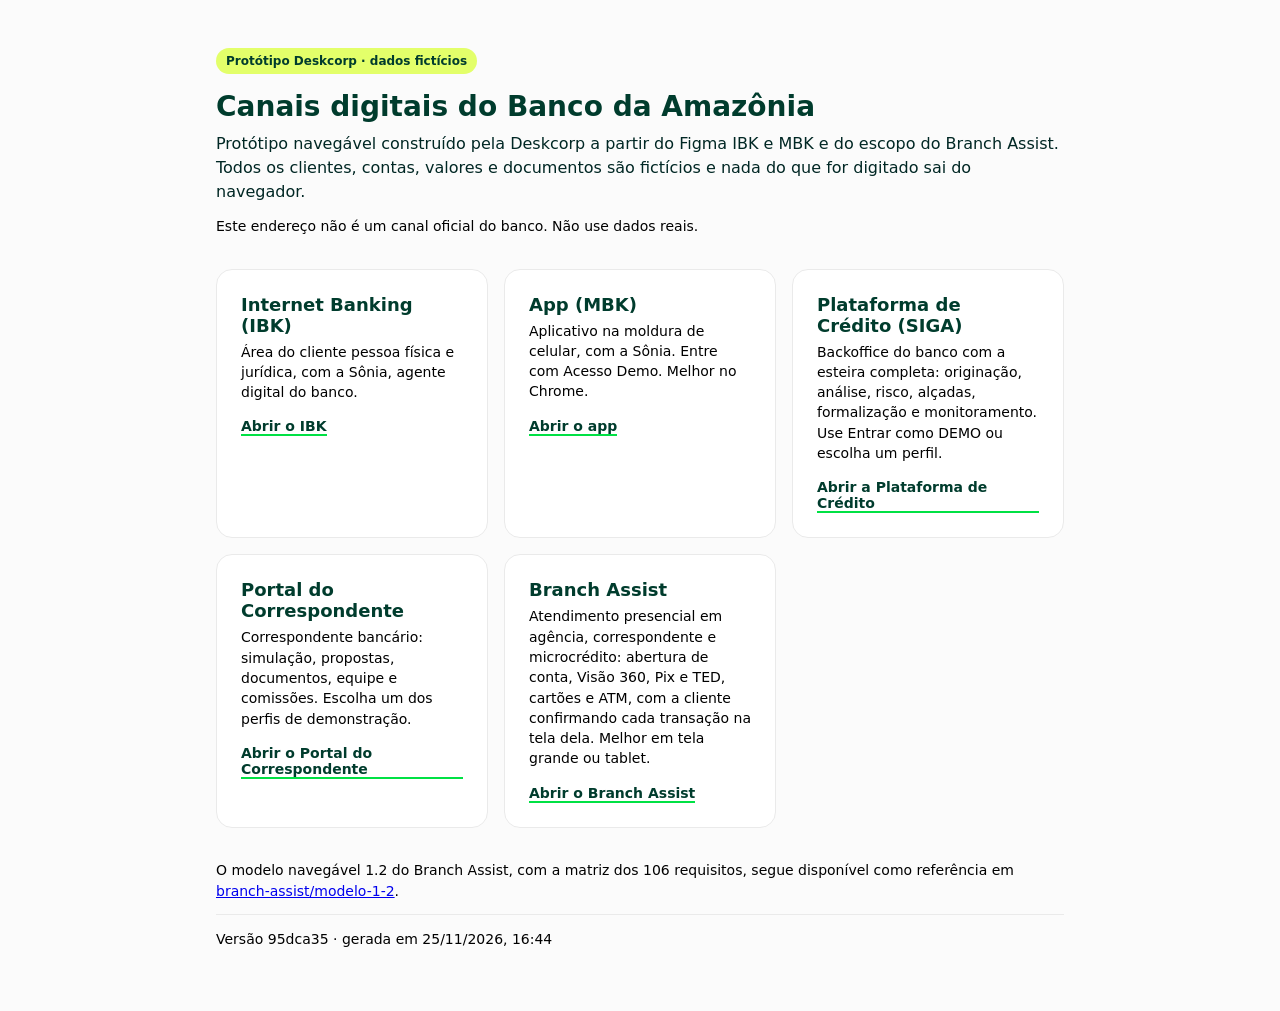
<file: index.html>
<!doctype html>
<html lang="pt-BR">
<head>
<meta charset="utf-8">
<meta name="viewport" content="width=device-width, initial-scale=1">
<meta name="robots" content="noindex, nofollow, noarchive">
<meta name="referrer" content="no-referrer">
<link rel="icon" type="image/svg+xml" href="favicon.svg">
<meta name="theme-color" content="#003c2d">
<title>Prévias Digital BASA · Deskcorp</title>
<style>
  * { box-sizing: border-box; }
  body { margin: 0; background: #fbfbfb; color: #002724; font-family: Inter, system-ui, sans-serif; }
  main { max-width: 880px; margin: 0 auto; padding: 48px 16px 64px; }
  .selo { display: inline-block; font-size: 12px; font-weight: 600; color: #003c2d; background: #e3ff6a; padding: 6px 10px; border-radius: 999px; }
  h1 { font-size: 28px; line-height: 1.2; margin: 16px 0 8px; color: #003c2d; }
  p { margin: 0 0 12px; line-height: 1.5; }
  .apoio { color: #000000; font-size: 14px; }
  .canais { display: grid; grid-template-columns: repeat(auto-fit, minmax(260px, 1fr)); gap: 16px; margin: 32px 0; }
  a.canal { display: block; text-decoration: none; color: inherit; background: #ffffff; border: 1px solid #eaeaea; border-radius: 16px; padding: 24px; }
  a.canal:hover, a.canal:focus-visible { border-color: #003c2d; outline: none; }
  .canal strong { display: block; font-size: 18px; color: #003c2d; margin-bottom: 6px; }
  .canal span { display: block; font-size: 14px; color: #000000; line-height: 1.45; }
  .canal em { display: inline-block; margin-top: 16px; font-style: normal; font-weight: 600; font-size: 14px; color: #003c2d; border-bottom: 2px solid #00e144; }
  footer { border-top: 1px solid #eaeaea; padding-top: 16px; }
</style>
</head>
<body>
<main>
  <span class="selo">Protótipo Deskcorp · dados fictícios</span>
  <h1>Canais digitais do Banco da Amazônia</h1>
  <p>Protótipo navegável construído pela Deskcorp a partir do Figma IBK e MBK e do escopo do Branch Assist. Todos os clientes, contas, valores e documentos são fictícios e nada do que for digitado sai do navegador.</p>
  <p class="apoio">Este endereço não é um canal oficial do banco. Não use dados reais.</p>
  <div class="canais">
    <a class="canal" href="ibk/#/previa">
      <strong>Internet Banking (IBK)</strong>
      <span>Área do cliente pessoa física e jurídica, com a Sônia, agente digital do banco.</span>
      <em>Abrir o IBK</em>
    </a>
    <a class="canal" href="app/">
      <strong>App (MBK)</strong>
      <span>Aplicativo na moldura de celular, com a Sônia. Entre com Acesso Demo. Melhor no Chrome.</span>
      <em>Abrir o app</em>
    </a>
    <a class="canal" href="ibk/#/login-profissional">
      <strong>Plataforma de Crédito (SIGA)</strong>
      <span>Backoffice do banco com a esteira completa: originação, análise, risco, alçadas, formalização e monitoramento. Use Entrar como DEMO ou escolha um perfil.</span>
      <em>Abrir a Plataforma de Crédito</em>
    </a>
    <a class="canal" href="ibk/#/cb/login">
      <strong>Portal do Correspondente</strong>
      <span>Correspondente bancário: simulação, propostas, documentos, equipe e comissões. Escolha um dos perfis de demonstração.</span>
      <em>Abrir o Portal do Correspondente</em>
    </a>
    <a class="canal" href="ibk/#/branch-assist/entrar">
      <strong>Branch Assist</strong>
      <span>Atendimento presencial em agência, correspondente e microcrédito: abertura de conta, Visão 360, Pix e TED, cartões e ATM, com a cliente confirmando cada transação na tela dela. Melhor em tela grande ou tablet.</span>
      <em>Abrir o Branch Assist</em>
    </a>
  </div>
  <p class="apoio">O modelo navegável 1.2 do Branch Assist, com a matriz dos 106 requisitos, segue disponível como referência em <a href="branch-assist/modelo-1-2/">branch-assist/modelo-1-2</a>.</p>
  <footer class="apoio">Versão 95dca35 · gerada em 25/11/2026, 16:44</footer>
</main>
</body>
</html>
</file>
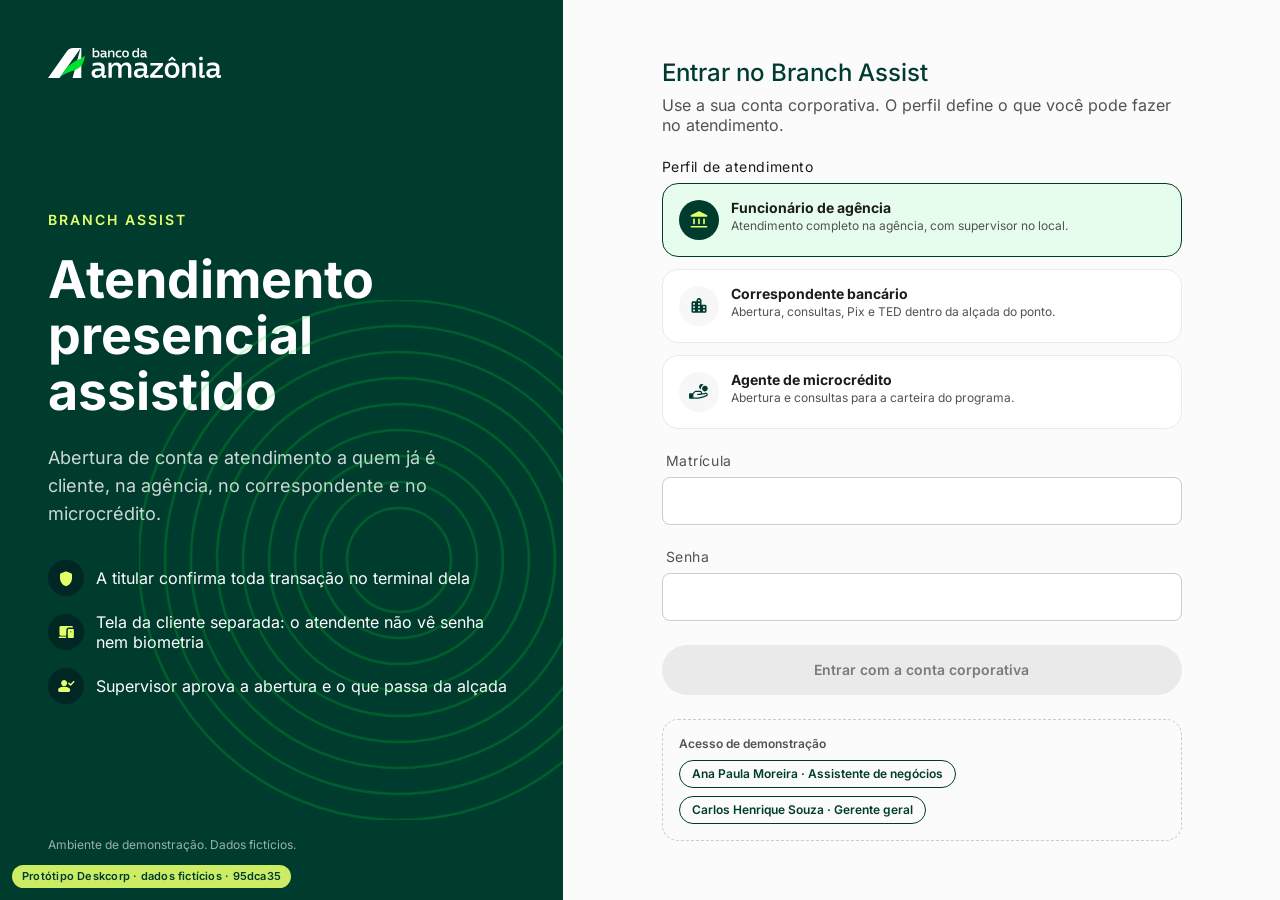
<file: branch-assist/index.html>
<!doctype html>
<html lang="pt-BR">
<head>
<meta charset="utf-8">
<meta name="viewport" content="width=device-width, initial-scale=1">
<meta name="robots" content="noindex, nofollow, noarchive">
<meta name="referrer" content="no-referrer">
<meta http-equiv="refresh" content="0; url=../ibk/#/branch-assist/entrar">
<link rel="icon" type="image/svg+xml" href="../favicon.svg">
<title>Branch Assist · Banco da Amazônia</title>
<style>body{margin:0;font-family:Inter,system-ui,sans-serif;background:#fbfbfb;color:#002724}main{max-width:560px;margin:0 auto;padding:64px 16px}a{color:#003c2d;font-weight:600}</style>
</head>
<body>
<main>
  <p>Abrindo o Branch Assist...</p>
  <p><a href="../ibk/#/branch-assist/entrar">Abrir o Branch Assist</a> · <a href="modelo-1-2/">Modelo navegável 1.2 (referência)</a></p>
</main>
<script>location.replace("../ibk/#/branch-assist/entrar");</script>
</body>
</html>
</file>
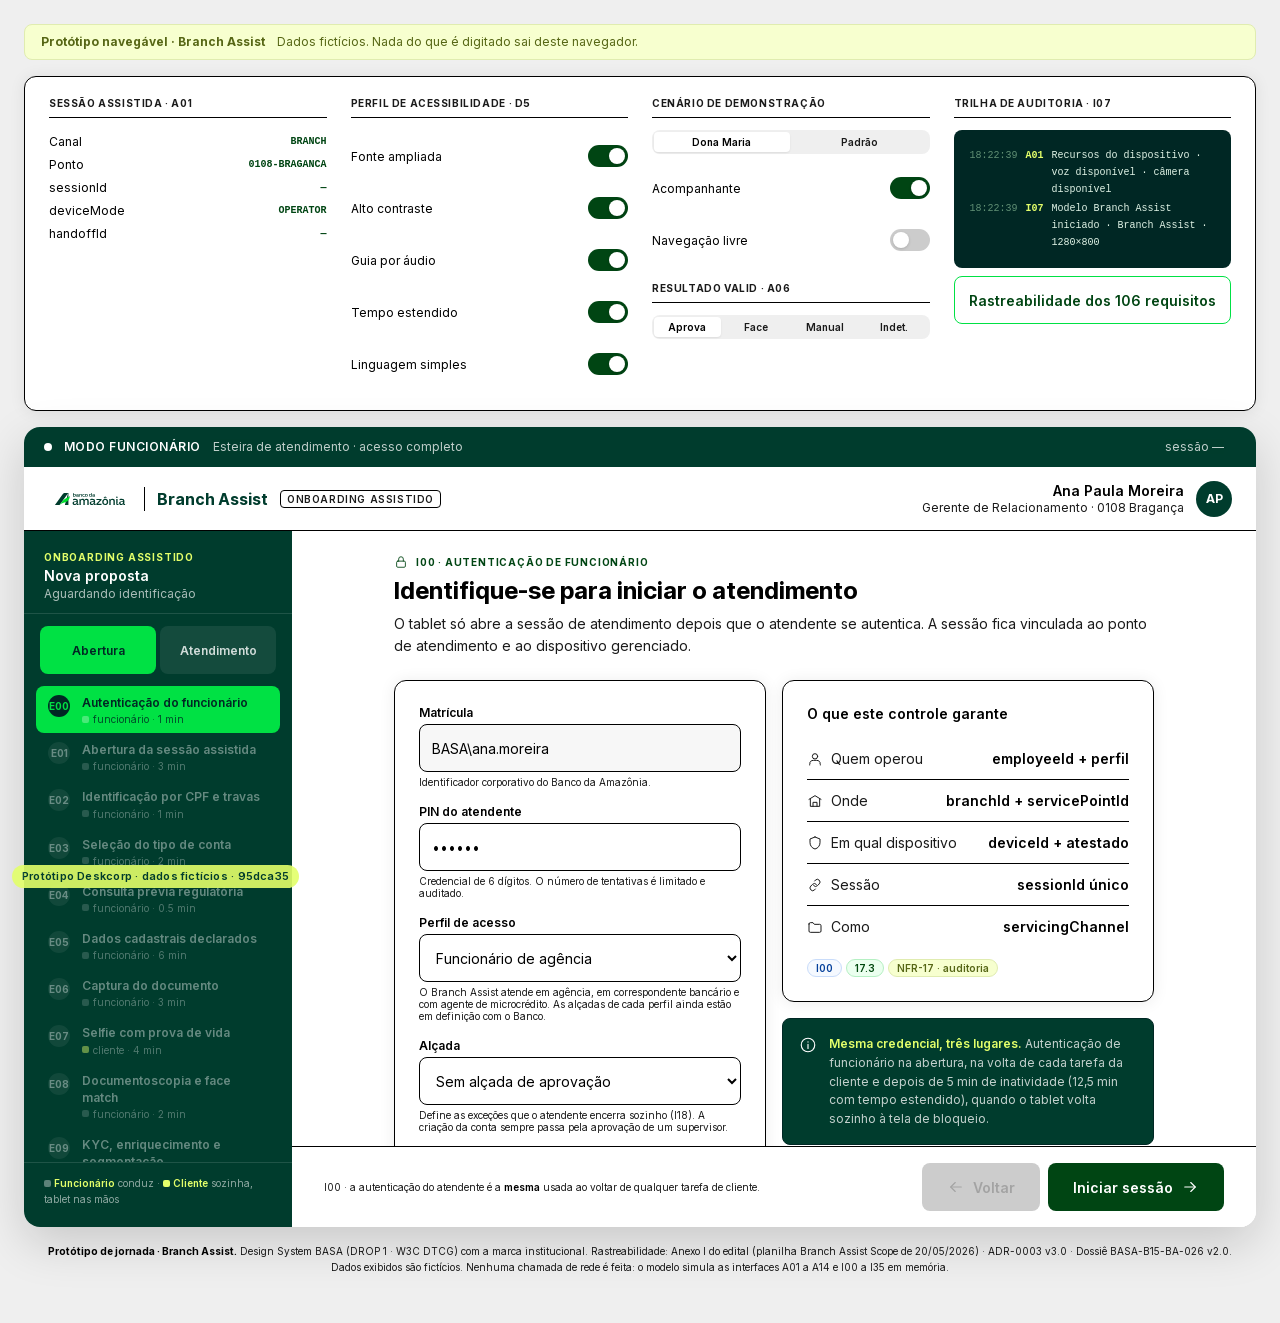
<file: branch-assist/modelo-1-2/index.html>
<!DOCTYPE html>
<html lang="pt-BR" data-mode="OPERATOR_MODE" data-contrast="normal">
<head>
<meta name="robots" content="noindex, nofollow, noarchive">
<meta name="referrer" content="no-referrer">
<meta charset="UTF-8">
<meta name="viewport" content="width=device-width, initial-scale=1">
<title>Branch Assist · Banco da Amazônia</title>
<meta name="description" content="Protótipo navegável do Branch Assist do Banco da Amazônia: abertura de conta assistida (E00 a E14) e atendimento assistido (S00 a S31), com dados fictícios.">
<link rel="icon" type="image/svg+xml" href="assets/favicon.svg">
<meta name="theme-color" content="#003C2D">
<link rel="stylesheet" href="css/fonts.css">
<link rel="stylesheet" href="css/tokens.css">
<link rel="stylesheet" href="css/app.css">
</head>
<body>

<div class="stage">
  <div class="proto" role="note">
    <b>Protótipo navegável · Branch Assist</b>
    <span>Dados fictícios. Nada do que é digitado sai deste navegador.</span>
  </div>

  <!-- ===================== CONSOLE DE CONTROLE =====================
       Fora do aplicativo. Existe para demonstrar, numa apresentação,
       os controles que o dossiê exige mas que não aparecem na tela.
  ================================================================== -->
  <div class="console">
    <div class="console__grid">

      <div class="console__col">
        <div class="console__t">Sessão assistida · A01</div>
        <div class="console__row">
          <span class="console__lbl">Canal</span>
          <span class="console__val" id="cv-channel">BRANCH</span>
        </div>
        <div class="console__row">
          <span class="console__lbl">Ponto</span>
          <span class="console__val" id="cv-point">0108-BRAGANÇA</span>
        </div>
        <div class="console__row">
          <span class="console__lbl">sessionId</span>
          <span class="console__val" id="cv-session">—</span>
        </div>
        <div class="console__row">
          <span class="console__lbl">deviceMode</span>
          <span class="console__val" id="cv-mode">OPERATOR</span>
        </div>
        <div class="console__row">
          <span class="console__lbl">handoffId</span>
          <span class="console__val" id="cv-handoff">—</span>
        </div>
      </div>

      <div class="console__col">
        <div class="console__t">Perfil de acessibilidade · D5</div>
        <div class="console__row">
          <span class="console__lbl">Fonte ampliada</span>
          <button class="switch switch--sm" role="switch" aria-checked="false" data-a11y="fontScale"></button>
        </div>
        <div class="console__row">
          <span class="console__lbl">Alto contraste</span>
          <button class="switch switch--sm" role="switch" aria-checked="false" data-a11y="highContrast"></button>
        </div>
        <div class="console__row">
          <span class="console__lbl">Guia por áudio</span>
          <button class="switch switch--sm" role="switch" aria-checked="false" data-a11y="audioGuidance"></button>
        </div>
        <div class="console__row">
          <span class="console__lbl">Tempo estendido</span>
          <button class="switch switch--sm" role="switch" aria-checked="false" data-a11y="extendedTimeouts"></button>
        </div>
        <div class="console__row">
          <span class="console__lbl">Linguagem simples</span>
          <button class="switch switch--sm" role="switch" aria-checked="false" data-a11y="simplifiedLanguage"></button>
        </div>
      </div>

      <div class="console__col">
        <div class="console__t">Cenário de demonstração</div>
        <div class="seg mb-8" id="seg-persona" role="tablist">
          <button role="tab" aria-selected="true"  data-persona="dona-maria">Dona Maria</button>
          <button role="tab" aria-selected="false" data-persona="padrao">Padrão</button>
        </div>
        <div class="console__row">
          <span class="console__lbl">Acompanhante</span>
          <button class="switch switch--sm" role="switch" aria-checked="true" data-flag="companion"></button>
        </div>
        <div class="console__row">
          <span class="console__lbl">Navegação livre</span>
          <button class="switch switch--sm" role="switch" aria-checked="false" data-flag="freeNav" title="Permite saltar etapas pelo trilho durante uma apresentação. O botão Avançar continua respeitando os portões."></button>
        </div>
        <div class="console__t mt-16">Resultado Valid · A06</div>
        <div class="seg" id="seg-valid" role="tablist">
          <button role="tab" aria-selected="true"  data-valid="APPROVED">Aprova</button>
          <button role="tab" aria-selected="false" data-valid="REJECTED_FACE">Face</button>
          <button role="tab" aria-selected="false" data-valid="MANUAL_REVIEW">Manual</button>
          <button role="tab" aria-selected="false" data-valid="INDETERMINATE">Indet.</button>
        </div>
      </div>

      <div class="console__col">
        <div class="console__t">Trilha de auditoria · I07</div>
        <div class="log" id="auditlog"></div>
        <button class="btn btn--outline mt-8" id="btn-matriz" style="width:100%">
          Rastreabilidade dos 106 requisitos
        </button>
      </div>

    </div>
  </div>

  <!-- ===================== DISPOSITIVO ===================== -->
  <div class="device-frame"><div class="device" id="device">

    <!-- Barra de modo — sempre visível, é o controle central da ADR-0003 D4 -->
    <div class="modebar">
      <div class="modebar__left">
        <span class="modebar__dot"></span>
        <span id="mb-mode">Modo funcionário</span>
        <span class="modebar__meta" id="mb-scope">Esteira de atendimento · acesso completo</span>
      </div>
      <div class="modebar__right">
        <span class="modebar__meta" id="mb-session">sessão —</span>
        <span class="modebar__meta" id="mb-timer"></span>
      </div>
    </div>

    <!-- Cabeçalho -->
    <div class="topbar">
      <div class="brand">
        <img class="brand__logo" src="assets/marca-basa/logo/BASA_logoRegular.svg" alt="Banco da Amazônia">
        <span class="brand__div"></span>
        <span class="brand__app">Branch Assist</span>
        <span class="brand__tag" id="tag-module">Onboarding assistido</span>
      </div>
      <div class="operator">
        <div class="operator__id">
          <div class="operator__name">Ana Paula Moreira</div>
          <div class="operator__role">Gerente de Relacionamento · 0108 Bragança</div>
        </div>
        <div class="avatar" aria-hidden="true">AP</div>
      </div>
    </div>

    <!-- Corpo -->
    <div class="body">

      <!-- Navegação de etapas -->
      <nav class="rail" aria-label="Etapas do atendimento">
        <div class="rail__head">
          <div class="rail__module" id="rail-module">Onboarding assistido</div>
          <div class="rail__case" id="rail-case">Nova proposta</div>
          <div class="rail__cpf" id="rail-cpf">Aguardando identificação</div>
        </div>
        <div class="rail__switch" role="tablist" aria-label="Módulo">
          <button role="tab" aria-selected="true"  data-module="onb">Abertura</button>
          <button role="tab" aria-selected="false" data-module="srv">Atendimento</button>
        </div>
        <ul class="rail__steps" id="rail-steps"></ul>
        <div class="rail__legend">
          <span class="step__mode step__mode--op"></span> <b>Funcionário</b> conduz ·
          <span class="step__mode step__mode--cust"></span> <b>Cliente</b> sozinha, tablet nas mãos
        </div>
      </nav>

      <!-- Painel -->
      <main class="canvas">
        <div class="canvas__scroll" id="canvas"></div>
        <div class="actionbar">
          <div class="actionbar__hint" id="hint"></div>
          <div class="actionbar__grp">
            <button class="btn btn--ghost" id="btn-back">Voltar</button>
            <button class="btn btn--cta" id="btn-next">Avançar</button>
          </div>
        </div>
      </main>

    </div>

    <!-- Overlays injetados por JS -->
    <div id="overlay-host"></div>

  </div>
  </div>

  <div class="legend">
    <b>Protótipo de jornada · Branch Assist.</b>
    Design System BASA (DROP 1 · W3C DTCG) com a marca institucional.
    Rastreabilidade: Anexo I do edital (planilha Branch Assist Scope de 20/05/2026) · ADR-0003 v3.0 · Dossiê BASA-B15-BA-026 v2.0.
    <br>Dados exibidos são fictícios. Nenhuma chamada de rede é feita: o modelo simula as interfaces A01 a A14 e I00 a I35 em memória.
  </div>

</div>

<div id="matriz-host"></div>

<script src="js/icons.js"></script>
<script src="js/state.js"></script>
<script src="js/reqs.js"></script>
<script src="js/media.js"></script>
<script src="js/screens-onb-a.js"></script>
<script src="js/screens-onb-b.js"></script>
<script src="js/screens-onb-c.js"></script>
<script src="js/screens-srv-a.js"></script>
<script src="js/screens-srv-b.js"></script>
<script src="js/screens-inv-a.js"></script>
<script src="js/screens-inv-b.js"></script>
<script src="js/screens-cred-a.js"></script>
<script src="js/screens-cred-b.js"></script>
<script src="js/screens-ops-a.js"></script>
<script src="js/screens-ops-b.js"></script>
<script src="js/screens-cc-a.js"></script>
<script src="js/screens-cc-b.js"></script>
<script src="js/screens-card-a.js"></script>
<script src="js/screens-card-b.js"></script>
<script src="js/matriz.js"></script>
<script src="js/app.js"></script>
<div id="aviso-prototipo" aria-hidden="true" style="position:fixed;left:12px;bottom:12px;z-index:2147483647;pointer-events:none;
font:600 11px/1 Inter, system-ui, sans-serif;letter-spacing:.02em;color:#003c2d;background:#e3ff6a;
padding:6px 10px;border-radius:999px;opacity:.9">Protótipo Deskcorp · dados fictícios · 95dca35</div>
</body>
</html>
</file>
<file: branch-assist/modelo-1-2/css/fonts.css>
/* Fontes empacotadas localmente (Inter e Inter Tight, arquivos variáveis).
   O protótipo é autocontido: nenhuma requisição é feita a terceiros. */

@font-face {
  font-family: 'Inter';
  font-style: normal;
  font-weight: 300 800;
  font-display: swap;
  src: url('../assets/fonts/inter-latin.woff2') format('woff2');
  unicode-range: U+0000-00FF, U+0131, U+0152-0153, U+02BB-02BC, U+02C6, U+02DA, U+02DC, U+0304, U+0308, U+0329, U+2000-206F, U+20AC, U+2122, U+2191, U+2193, U+2212, U+2215, U+FEFF, U+FFFD;
}

@font-face {
  font-family: 'Inter';
  font-style: normal;
  font-weight: 300 800;
  font-display: swap;
  src: url('../assets/fonts/inter-latin-ext.woff2') format('woff2');
  unicode-range: U+0100-02BA, U+02BD-02C5, U+02C7-02CC, U+02CE-02D7, U+02DD-02FF, U+0304, U+0308, U+0329, U+1D00-1DBF, U+1E00-1E9F, U+1EF2-1EFF, U+2020, U+20A0-20AB, U+20AD-20C0, U+2113, U+2C60-2C7F, U+A720-A7FF;
}

@font-face {
  font-family: 'Inter Tight';
  font-style: normal;
  font-weight: 600 800;
  font-display: swap;
  src: url('../assets/fonts/inter-tight-latin.woff2') format('woff2');
  unicode-range: U+0000-00FF, U+0131, U+0152-0153, U+02BB-02BC, U+02C6, U+02DA, U+02DC, U+0304, U+0308, U+0329, U+2000-206F, U+20AC, U+2122, U+2191, U+2193, U+2212, U+2215, U+FEFF, U+FFFD;
}

@font-face {
  font-family: 'Inter Tight';
  font-style: normal;
  font-weight: 600 800;
  font-display: swap;
  src: url('../assets/fonts/inter-tight-latin-ext.woff2') format('woff2');
  unicode-range: U+0100-02BA, U+02BD-02C5, U+02C7-02CC, U+02CE-02D7, U+02DD-02FF, U+0304, U+0308, U+0329, U+1D00-1DBF, U+1E00-1E9F, U+1EF2-1EFF, U+2020, U+20A0-20AB, U+20AD-20C0, U+2113, U+2C60-2C7F, U+A720-A7FF;
}
</file>
<file: branch-assist/modelo-1-2/css/tokens.css>
/* ============================================================================
   BASA · Branch Assist — Design Tokens
   Fonte canônica: "BASA - Design System DROP 1.docx" (W3C DTCG)
   + tokens-superapp.json (tokens de componente do Figma IBK/MBK)
   Confirmado contra a marca oficial (marca-basa.zip): #003C2D e #00E12D
   ----------------------------------------------------------------------------
   Arquitetura: Primitivos -> Semânticos -> Componentes
   Componentes NUNCA consomem primitivos diretamente.
   ========================================================================== */

:root {
  /* ---------- PRIMITIVOS · Brand / Primary ---------- */
  --c-verde-light:        #c5ffd8;
  --c-verde-padrao:       #00e144;
  --c-verde-padrao-2:     #00d84f;
  --c-verde-escuro-1:     #00661c;
  --c-verde-escuro-2:     #003c2d;
  --c-verde-escuro-3:     #002724;
  --c-neon-claro:         #f7ffcf;
  --c-neon-padrao:        #e3ff6a;

  /* ---------- PRIMITIVOS · Brand / Secondary ---------- */
  --c-areia:              #f5f5c8;
  --c-argila:             #b9c88c;
  --c-cipo:               #7d8c4b;
  --c-cipo-escuro:        #566615;
  --c-musgo:              #416214;

  /* ---------- PRIMITIVOS · Neutral ---------- */
  --c-neutral-0:          #ffffff;
  --c-neutral-25:         #fbfbfb;
  --c-neutral-50:         #f7f7f7;
  --c-neutral-60:         #efefef;
  --c-neutral-75:         #cccccc;
  --c-neutral-200:        #a3a3a3;
  --c-neutral-300:        #7a7a7a;
  --c-neutral-400:        #525252;
  --c-neutral-600:        #000000;

  /* ---------- PRIMITIVOS · Feedback ---------- */
  --c-info-25:            #f5f9ff;
  --c-info-50:            #e5eeff;
  --c-info-100:           #0561eb;
  --c-info-150:           #04409b;
  --c-info-200:           #021f4b;

  --c-success-25:         #ebffef;
  --c-success-50:         #ccffd6;
  --c-success-100:        #007a18;
  --c-success-150:        #00470e;
  --c-success-solid:      #00e12d;

  --c-warning-25:         #f9f2e6;
  --c-warning-50:         #feebcd;
  --c-warning-100:        #755b1e;
  --c-warning-150:        #4a3a13;
  --c-warning-200:        #2b2a08;
  --c-alert-solid:        #d38d1d;

  --c-destructive-25:     #fcf0ee;
  --c-destructive-50:     #fad7d1;
  --c-destructive-100:    #aa3622;
  --c-destructive-150:    #7a2517;
  --c-destructive-200:    #4c180f;

  /* ---------- SEMÂNTICOS · Background (tema Light) ---------- */
  --bg-default:               var(--c-neutral-25);
  --bg-secondary:             var(--c-neutral-50);
  --bg-surface:               var(--c-neutral-0);
  --bg-tertiary:              var(--c-verde-padrao);
  --bg-selected:              var(--c-verde-padrao);
  --bg-emphasized:            var(--c-verde-padrao);
  --bg-success:               var(--c-success-solid);
  --bg-success-secondary:     var(--c-success-50);
  --bg-alert:                 var(--c-alert-solid);
  --bg-alert-secondary:       var(--c-warning-50);
  --bg-destructive:           var(--c-destructive-100);
  --bg-destructive-secondary: var(--c-destructive-50);
  --bg-info-secondary:        var(--c-info-50);
  --bg-inverse:               var(--c-verde-escuro-2);
  --bg-inverse-deep:          var(--c-verde-escuro-3);

  /* ---------- SEMÂNTICOS · Text ---------- */
  --tx-default:               var(--c-neutral-600);
  --tx-primary:               var(--c-neutral-400);
  --tx-secondary:             var(--c-neutral-300);
  --tx-disabled:              var(--c-neutral-200);
  --tx-on-emphasis:           var(--c-verde-escuro-3);
  --tx-on-inverse:            var(--c-neutral-0);
  --tx-emphasized:            var(--c-verde-escuro-1);
  --tx-destructive:           var(--c-destructive-200);
  --tx-destructive-secondary: var(--c-destructive-100);
  --tx-success:               var(--c-success-100);
  --tx-warning:               var(--c-warning-100);
  --tx-info:                  var(--c-info-100);

  /* ---------- SEMÂNTICOS · Border ---------- */
  --bd-neutral:               var(--c-neutral-75);
  --bd-subtle:                var(--c-neutral-60);
  --bd-emphasized:            var(--c-verde-padrao);
  --bd-destructive:           var(--c-destructive-100);
  --bd-disabled:              var(--c-neutral-200);

  /* ---------- SEMÂNTICOS · Icon ---------- */
  --ic-default:               var(--c-neutral-400);
  --ic-secondary:             var(--c-neutral-300);
  --ic-emphasized:            var(--c-verde-escuro-1);
  --ic-success:               var(--c-success-100);
  --ic-destructive-secondary: var(--c-destructive-100);

  /* ---------- TIPOGRAFIA ---------- */
  --ff-primary:   'Inter', -apple-system, 'Segoe UI', Roboto, Helvetica, Arial, sans-serif;
  --ff-secondary: 'Inter Tight', 'Inter', -apple-system, 'Segoe UI', Roboto, sans-serif;

  --fw-light: 300;
  --fw-regular: 400;
  --fw-semibold: 600;
  --fw-bold: 700;
  --fw-extrabold: 800;

  /* escala desktop (tablet 1280x800 usa desktop) */
  --fs-2xs: 10px;  --lh-2xs: 12px;
  --fs-xs:  12px;  --lh-xs:  14px;
  --fs-sm:  14px;  --lh-sm:  16px;
  --fs-base:16px;  --lh-base:20px;
  --fs-lg:  18px;  --lh-lg:  24px;
  --fs-xl:  20px;  --lh-xl:  26px;
  --fs-2xl: 24px;  --lh-2xl: 28px;
  --fs-3xl: 32px;  --lh-3xl: 36px;
  --fs-4xl: 46px;  --lh-4xl: 48px;
  --fs-5xl: 54px;  --lh-5xl: 60px;

  /* ---------- ESPAÇAMENTO (múltiplos de 4) ---------- */
  --sp-4: 4px;   --sp-8: 8px;   --sp-12: 12px; --sp-16: 16px;
  --sp-20: 20px; --sp-24: 24px; --sp-32: 32px; --sp-40: 40px;
  --sp-48: 48px; --sp-64: 64px;

  /* ---------- RAIO ---------- */
  --r-sm: 4px; --r-md: 8px; --r-lg: 12px; --r-xl: 16px; --r-full: 9999px;

  /* ---------- ELEVAÇÃO (token "IBK Card" do Figma) ---------- */
  --sh-card: 0 1px 16px 0 #00000014;
  --sh-raised: 0 4px 24px 0 #0000001f;
  --sh-modal: 0 16px 48px 0 #00000029;

  /* ---------- CONTROLES DE ACESSIBILIDADE (ADR-0003 D5) ----------
     accessibilityProfile.fontScale e extendedTimeouts são
     aplicados por estas duas variáveis, em runtime.            */
  --a11y-font-scale: 1;
  --a11y-timeout-factor: 1;

  /* alvo de toque mínimo — NFR-18 (>= 48dp) */
  --touch-min: 48px;
  --touch-customer: 64px;
}

/* ===========================================================================
   MODO CLIENTE em ALTO CONTRASTE — highContrast: true
   NFR-18 exige contraste >= 7:1. Preto puro sobre branco = 21:1.
   ========================================================================= */
[data-contrast="high"] {
  --bg-default: #ffffff;
  --bg-surface: #ffffff;
  --bg-secondary: #ffffff;
  --tx-default: #000000;
  --tx-primary: #000000;
  --tx-secondary: #1a1a1a;
  --bd-neutral: #000000;
  --bd-subtle: #000000;
  --ic-default: #000000;
  --ic-secondary: #000000;
  /* verde padrão sobre branco não atinge 7:1 para texto;
     em alto contraste a ênfase usa o verde escuro 1 */
  --tx-emphasized: #004513;
  --bg-emphasized: #004513;
  --tx-on-emphasis: #ffffff;
}
</file>
<file: branch-assist/modelo-1-2/css/app.css>
/* ============================================================================
   BASA · Branch Assist — Componentes
   Todos os componentes consomem APENAS tokens semânticos (css/tokens.css).
   ========================================================================== */

*, *::before, *::after { box-sizing: border-box; }

html, body {
  margin: 0; padding: 0;
  font-family: var(--ff-primary);
  background: var(--c-neutral-60);
  color: var(--tx-default);
  -webkit-font-smoothing: antialiased;
}

button, input, select, textarea { font-family: inherit; }
[hidden] { display: none !important; }

/* ===================== MOLDURA DO TABLET ===================== */
.stage {
  min-height: 100vh;
  display: flex; flex-direction: column;
  align-items: center;
  padding: var(--sp-24);
  gap: var(--sp-16);
}

.device {
  width: 1280px; height: 800px;
  max-width: 100%;
  background: var(--bg-default);
  border-radius: var(--r-xl);
  box-shadow: var(--sh-modal);
  overflow: hidden;
  display: flex; flex-direction: column;
  position: relative;
  /* fontScale do accessibilityProfile */
  font-size: calc(var(--fs-base) * var(--a11y-font-scale));
}

/* ===================== BARRA DE MODO DO DISPOSITIVO ===================== */
/* ADR-0003 D4 — o modo é um estado explícito, visível e imposto no servidor */
.modebar {
  height: 40px; flex-shrink: 0;
  display: flex; align-items: center; justify-content: space-between;
  padding: 0 var(--sp-20);
  font-size: var(--fs-xs); line-height: var(--lh-xs);
  font-weight: var(--fw-semibold);
  letter-spacing: .04em; text-transform: uppercase;
  transition: background .25s ease;
}
.modebar__left, .modebar__right { display: flex; align-items: center; gap: var(--sp-12); }
.modebar__dot {
  width: 8px; height: 8px; border-radius: var(--r-full);
  background: currentColor;
}
.modebar__meta { font-weight: var(--fw-regular); text-transform: none; letter-spacing: 0; opacity: .75; }

[data-mode="OPERATOR_MODE"] .modebar {
  background: var(--bg-inverse); color: var(--c-neutral-0);
}
[data-mode="CUSTOMER_MODE"] .modebar {
  background: var(--c-neon-padrao); color: var(--c-verde-escuro-3);
}

/* ===================== CABEÇALHO ===================== */
.topbar {
  height: 64px; flex-shrink: 0;
  background: var(--bg-surface);
  border-bottom: 1px solid var(--bd-subtle);
  display: flex; align-items: center; justify-content: space-between;
  padding: 0 var(--sp-24);
}
.brand { display: flex; align-items: center; gap: var(--sp-12); }
.brand__logo { height: 26px; width: auto; display: block; }
.brand__div { width: 1px; height: 24px; background: var(--bd-subtle); }
.brand__app {
  font-family: var(--ff-secondary);
  font-size: var(--fs-base); font-weight: var(--fw-bold);
  color: var(--c-verde-escuro-2);
}
.brand__tag {
  font-size: var(--fs-2xs); font-weight: var(--fw-semibold);
  text-transform: uppercase; letter-spacing: .06em;
  color: var(--tx-secondary);
  border: 1px solid var(--bd-subtle);
  border-radius: var(--r-sm); padding: 2px 6px;
}

.operator { display: flex; align-items: center; gap: var(--sp-12); }
.operator__id { text-align: right; line-height: 1.3; }
.operator__name { font-size: var(--fs-sm); font-weight: var(--fw-semibold); }
.operator__role { font-size: var(--fs-xs); color: var(--tx-secondary); }
.avatar {
  width: 36px; height: 36px; border-radius: var(--r-full);
  background: var(--bg-inverse); color: var(--c-neutral-0);
  display: flex; align-items: center; justify-content: center;
  font-size: var(--fs-xs); font-weight: var(--fw-bold);
}

/* ===================== LAYOUT PRINCIPAL ===================== */
.body { flex: 1; display: flex; min-height: 0; }

/* ---------- Navegação de etapas (só em OPERATOR_MODE) ---------- */
.rail {
  width: 268px; flex-shrink: 0;
  background: var(--bg-inverse);
  color: var(--c-neutral-0);
  display: flex; flex-direction: column;
  overflow: hidden;
}
[data-mode="CUSTOMER_MODE"] .rail { display: none; }

.rail__head {
  padding: var(--sp-20) var(--sp-20) var(--sp-12);
  border-bottom: 1px solid #ffffff1f;
}
.rail__module {
  font-size: var(--fs-2xs); text-transform: uppercase;
  letter-spacing: .08em; color: var(--c-neon-padrao);
  font-weight: var(--fw-bold); margin-bottom: var(--sp-4);
}
.rail__case { font-size: var(--fs-sm); font-weight: var(--fw-semibold); }
.rail__cpf { font-size: var(--fs-xs); color: #ffffffa8; margin-top: 2px; }

.rail__switch { display: flex; gap: var(--sp-4); padding: var(--sp-12) var(--sp-16) 0; }
.rail__switch button {
  flex: 1; padding: var(--sp-8) var(--sp-4);
  background: #ffffff14; color: #ffffffcc;
  border: none; border-radius: var(--r-md);
  font-size: var(--fs-xs); font-weight: var(--fw-semibold);
  cursor: pointer; transition: .18s;
  min-height: var(--touch-min);
}
.rail__switch button:hover { background: #ffffff29; color: #fff; }
.rail__switch button[aria-selected="true"] {
  background: var(--c-verde-padrao); color: var(--c-verde-escuro-3);
}

.rail__steps {
  list-style: none; margin: 0;
  padding: var(--sp-12) var(--sp-12) var(--sp-24);
  overflow-y: auto; flex: 1;
}
.rail__steps::-webkit-scrollbar { width: 6px; }
.rail__steps::-webkit-scrollbar-thumb { background: #ffffff29; border-radius: var(--r-full); }

.step {
  display: flex; align-items: flex-start; gap: var(--sp-12);
  padding: var(--sp-8) var(--sp-12);
  border-radius: var(--r-md); cursor: pointer;
  color: #ffffffb8; transition: .16s;
  border: none; background: none; width: 100%;
  text-align: left; font-family: inherit;
}
.step:hover { background: #ffffff14; color: #fff; }
.step[aria-current="step"] { background: var(--c-verde-padrao); color: var(--c-verde-escuro-3); }
.step[data-done="true"] { color: #ffffff8f; }

.step__num {
  flex-shrink: 0; width: 22px; height: 22px; border-radius: var(--r-full);
  background: #ffffff1f; color: inherit;
  display: flex; align-items: center; justify-content: center;
  font-size: var(--fs-2xs); font-weight: var(--fw-bold);
  margin-top: 1px;
}
.step[aria-current="step"] .step__num { background: var(--c-verde-escuro-3); color: var(--c-verde-padrao); }
.step[data-done="true"] .step__num { background: var(--c-verde-escuro-1); color: #fff; }

.step__body { min-width: 0; flex: 1; }
.step__label { font-size: var(--fs-xs); font-weight: var(--fw-semibold); line-height: 1.35; }
.step__meta {
  font-size: var(--fs-2xs); opacity: .8; margin-top: 2px;
  display: flex; align-items: center; gap: var(--sp-4);
}
.step__mode {
  display: inline-block; width: 7px; height: 7px;
  border-radius: 2px; flex-shrink: 0;
}
.step__mode--cust { background: var(--c-neon-padrao); }
.step__mode--op { background: #ffffff5c; }

.rail__legend {
  padding: var(--sp-12) var(--sp-20) var(--sp-20);
  border-top: 1px solid #ffffff1f;
  font-size: var(--fs-2xs); color: #ffffff8f; line-height: 1.6;
}
.rail__legend b { color: var(--c-neon-padrao); font-weight: var(--fw-semibold); }

/* ---------- Painel de conteúdo ---------- */
.canvas {
  flex: 1; min-width: 0;
  display: flex; flex-direction: column;
  background: var(--bg-default);
}
.canvas__scroll { flex: 1; overflow-y: auto; overflow-x: hidden; padding: var(--sp-24) var(--sp-32); }
.canvas__scroll::-webkit-scrollbar { width: 8px; }
.canvas__scroll::-webkit-scrollbar-thumb { background: var(--c-neutral-75); border-radius: var(--r-full); }

.wrap { max-width: 760px; margin: 0 auto; }
.wrap--wide { max-width: 100%; min-width: 0; }

/* ===================== TÍTULOS ===================== */
.h-eyebrow {
  font-size: var(--fs-2xs); font-weight: var(--fw-bold);
  text-transform: uppercase; letter-spacing: .08em;
  color: var(--tx-emphasized); margin-bottom: var(--sp-8);
  display: flex; align-items: center; gap: var(--sp-8);
}
.h1 {
  font-family: var(--ff-secondary);
  font-size: var(--fs-2xl); line-height: var(--lh-2xl);
  font-weight: var(--fw-bold); margin: 0 0 var(--sp-8);
  color: var(--tx-default);
}
.h2 {
  font-family: var(--ff-secondary);
  font-size: var(--fs-xl); line-height: var(--lh-xl);
  font-weight: var(--fw-semibold); margin: 0 0 var(--sp-8);
}
.h3 {
  font-size: var(--fs-base); line-height: var(--lh-base);
  font-weight: var(--fw-semibold); margin: 0 0 var(--sp-8);
}
.lede {
  font-size: var(--fs-sm); line-height: 1.55;
  color: var(--tx-secondary); margin: 0 0 var(--sp-24);
}
.p { font-size: var(--fs-sm); line-height: 1.6; color: var(--tx-primary); margin: 0 0 var(--sp-12); }
.muted { color: var(--tx-secondary); }
.tiny { font-size: var(--fs-xs); line-height: 1.5; }

/* ===================== CARD ===================== */
.card {
  background: var(--bg-surface);
  border: 1px solid var(--bd-subtle);
  border-radius: var(--r-lg);
  padding: var(--sp-24);
  box-shadow: var(--sh-card);
  margin-bottom: var(--sp-16);
}
.card--flush { padding: 0; overflow: hidden; }
/* Cartão com cabeçalho próprio: o espaçamento vem do cabeçalho e do corpo, não do cartão. */
.card:has(> .card__head) { padding: 0; overflow: hidden; }
.card__head {
  padding: var(--sp-16) var(--sp-24);
  border-bottom: 1px solid var(--bd-subtle);
  display: flex; align-items: center; justify-content: space-between;
  gap: var(--sp-12);
}
.card__body { padding: var(--sp-24); }
.card__title { font-size: var(--fs-sm); font-weight: var(--fw-semibold); }

/* ===================== BADGES ===================== */
.badge {
  display: inline-flex; align-items: center; gap: var(--sp-4);
  font-size: var(--fs-2xs); font-weight: var(--fw-bold);
  padding: 3px var(--sp-8); border-radius: var(--r-sm);
  text-transform: uppercase; letter-spacing: .04em;
  white-space: nowrap;
}
.badge--success { background: var(--bg-success-secondary); color: var(--c-success-150); }
.badge--alert   { background: var(--bg-alert-secondary);   color: var(--c-warning-100); }
.badge--danger  { background: var(--bg-destructive-secondary); color: var(--c-destructive-200); }
.badge--info    { background: var(--bg-info-secondary);    color: var(--c-info-150); }
.badge--neutral { background: var(--c-neutral-60);         color: var(--tx-primary); }
.badge--brand   { background: var(--c-verde-light);        color: var(--c-verde-escuro-1); }

/* ===================== PÍLULAS DE RASTREABILIDADE ===================== */
.trace { display: flex; flex-wrap: wrap; gap: var(--sp-4); margin-top: var(--sp-12); }
.chip {
  font-size: var(--fs-2xs); font-weight: var(--fw-semibold);
  padding: 2px var(--sp-8); border-radius: var(--r-full);
  background: var(--c-neutral-60); color: var(--tx-primary);
  border: 1px solid var(--bd-subtle); white-space: nowrap;
}
.chip--iface { background: var(--c-info-25); color: var(--c-info-150); border-color: #c9dcfa; }
.chip--norm  { background: var(--c-neon-claro); color: var(--c-cipo-escuro); border-color: #e0ecb0; }
.chip--ca    { background: var(--c-success-25); color: var(--c-success-150); border-color: #b5f0c3; }
.chip--gap   { background: var(--c-warning-25); color: var(--c-warning-150); border-color: #ecd9b4; }

/* ===================== ALERTAS ===================== */
.note {
  display: flex; gap: var(--sp-12);
  padding: var(--sp-16); border-radius: var(--r-md);
  font-size: var(--fs-xs); line-height: 1.55;
  margin-bottom: var(--sp-16);
  border: 1px solid transparent;
}
.note__ic { flex-shrink: 0; width: 18px; height: 18px; margin-top: 1px; }
.note b { font-weight: var(--fw-semibold); }
.note--info    { background: var(--c-info-25);    color: var(--c-info-200);        border-color: #cfe0fb; }
.note--alert   { background: var(--c-warning-25); color: var(--c-warning-150);     border-color: #ecd9b4; }
.note--danger  { background: var(--c-destructive-25); color: var(--c-destructive-200); border-color: #f2cfc8; }
.note--success { background: var(--c-success-25); color: var(--c-success-150);     border-color: #b5f0c3; }
.note--control {
  background: var(--bg-inverse); color: #fff; border-color: var(--c-verde-escuro-3);
}
.note--control b { color: var(--c-neon-padrao); }

/* ===================== FORMULÁRIO ===================== */
.grid { display: grid; gap: var(--sp-16); }
.grid--2 { grid-template-columns: 1fr 1fr; }
.grid--3 { grid-template-columns: repeat(3, 1fr); }
.span-2 { grid-column: span 2; }

.field { display: flex; flex-direction: column; gap: var(--sp-4); }
.field__label {
  font-size: var(--fs-xs); font-weight: var(--fw-semibold);
  color: var(--tx-primary);
  display: flex; align-items: center; gap: var(--sp-4);
}
.field__req { color: var(--c-destructive-100); }
.field__input, .field__select {
  min-height: var(--touch-min);
  padding: var(--sp-12); border-radius: var(--r-md);
  border: 1px solid var(--bd-neutral);
  background: var(--bg-surface);
  font-size: var(--fs-sm); color: var(--tx-default);
  width: 100%; transition: .15s;
}
.field__input::placeholder { color: var(--c-neutral-200); }
.field__input:focus, .field__select:focus {
  outline: none; border-color: var(--c-neutral-400);
  box-shadow: 0 0 0 3px #00e14433;
}
.field__input[readonly] { background: var(--c-neutral-50); color: var(--tx-primary); }
.field__help { font-size: var(--fs-2xs); color: var(--tx-secondary); }
.field__error { font-size: var(--fs-2xs); color: var(--tx-destructive-secondary); font-weight: var(--fw-semibold); }
.field--error .field__input { border-color: var(--bd-destructive); }

/* ---------- Toggle ---------- */
.toggle {
  display: flex; align-items: center; justify-content: space-between;
  gap: var(--sp-16); padding: var(--sp-12) 0;
  border-bottom: 1px solid var(--bd-subtle);
}
.toggle:last-child { border-bottom: none; }
.toggle__txt { flex: 1; min-width: 0; }
.toggle__name { font-size: var(--fs-sm); font-weight: var(--fw-semibold); }
.toggle__desc { font-size: var(--fs-2xs); color: var(--tx-secondary); margin-top: 2px; line-height: 1.5; }
.switch {
  flex-shrink: 0; position: relative;
  width: 50px; height: 48px;
  background: none; border: none; padding: 0; cursor: pointer;
}
/* Trilho visual de 28px centralizado dentro da caixa de toque de 48px
   (WCAG 2.2 · 2.5.8 Target Size Minimum). */
.switch::before {
  content: ''; position: absolute;
  top: 10px; left: 0; right: 0; height: 28px;
  border-radius: var(--r-full);
  background: var(--c-neutral-75);
  transition: background .2s;
}
.switch::after {
  content: ''; position: absolute;
  top: 13px; left: 3px;
  width: 22px; height: 22px; border-radius: var(--r-full);
  background: #fff;
  transition: transform .2s;
  box-shadow: 0 1px 3px #00000029;
}
.switch[aria-checked="true"]::before { background: var(--bg-emphasized); }
.switch[aria-checked="true"]::after { transform: translateX(22px); }

/* ---------- Cartões de escolha ---------- */
.choices { display: grid; gap: var(--sp-12); }
.choices--2 { grid-template-columns: 1fr 1fr; }
.choice {
  display: flex; gap: var(--sp-12); align-items: flex-start;
  padding: var(--sp-16); border-radius: var(--r-md);
  border: 1.5px solid var(--bd-neutral);
  background: var(--bg-surface); cursor: pointer;
  text-align: left; transition: .16s; width: 100%;
  font-family: inherit; min-height: var(--touch-min);
}
.choice:hover { border-color: var(--c-neutral-400); }
.choice[aria-pressed="true"] {
  border-color: var(--bd-emphasized); background: var(--c-verde-light);
}
.choice__ic {
  flex-shrink: 0; width: 40px; height: 40px; border-radius: var(--r-md);
  background: var(--c-neutral-60); color: var(--ic-default);
  display: flex; align-items: center; justify-content: center;
}
.choice[aria-pressed="true"] .choice__ic { background: var(--c-verde-padrao); color: var(--c-verde-escuro-3); }
.choice__name { font-size: var(--fs-sm); font-weight: var(--fw-semibold); }
.choice__desc { font-size: var(--fs-2xs); color: var(--tx-secondary); margin-top: 2px; line-height: 1.5; }

/* ===================== LINHAS DE DADOS ===================== */
.rows { display: flex; flex-direction: column; }
.row {
  display: flex; align-items: center; justify-content: space-between;
  gap: var(--sp-16); padding: var(--sp-12) 0;
  border-bottom: 1px solid var(--bd-subtle);
  font-size: var(--fs-sm);
}
.row:last-child { border-bottom: none; }
.row__k { color: var(--tx-secondary); display: flex; align-items: center; gap: var(--sp-8); min-width: 0; }
.row__v { font-weight: var(--fw-semibold); text-align: right; white-space: nowrap; }
.row__v--lg { font-size: var(--fs-base); }

/* ===================== BOTÕES ===================== */
.btn {
  display: inline-flex; align-items: center; justify-content: center;
  gap: var(--sp-8); min-height: var(--touch-min);
  padding: var(--sp-12) var(--sp-24);
  border-radius: var(--r-md); border: 1.5px solid transparent;
  font-size: var(--fs-sm); font-weight: var(--fw-semibold);
  cursor: pointer; font-family: inherit;
  white-space: nowrap;
  /* Só propriedades visuais: transicionar min-height causaria reflow. */
  transition: background .16s, color .16s, border-color .16s, box-shadow .16s;
}
.btn:disabled { cursor: not-allowed; background: var(--c-neutral-75); color: var(--tx-disabled); border-color: transparent; }
.btn--cta {
  background: var(--bg-emphasized); color: var(--tx-on-emphasis);
}
.btn--cta:hover:not(:disabled) { background: var(--c-verde-padrao-2); }
.btn--outline {
  background: var(--bg-surface); color: var(--tx-emphasized);
  border-color: var(--bd-emphasized);
}
.btn--outline:hover:not(:disabled) { background: var(--c-verde-light); }
.btn--ghost {
  background: transparent; color: var(--tx-primary); border-color: var(--bd-neutral);
}
.btn--ghost:hover:not(:disabled) { background: var(--c-neutral-50); }
.btn--danger { background: var(--bg-destructive); color: #fff; }
.btn--danger:hover:not(:disabled) { background: var(--c-destructive-150); }
.btn--link {
  background: none; border: none; color: var(--tx-emphasized);
  padding: var(--sp-8) var(--sp-4); text-decoration: underline;
  min-height: auto;
}
.btn--lg { font-size: var(--fs-base); padding: var(--sp-16) var(--sp-32); min-height: 56px; }
.btn--block { width: 100%; }

/* ===================== BARRA DE AÇÃO ===================== */
.actionbar {
  flex-shrink: 0; background: var(--bg-surface);
  border-top: 1px solid var(--bd-subtle);
  padding: var(--sp-16) var(--sp-32);
  display: flex; align-items: center; justify-content: space-between;
  gap: var(--sp-16);
}
.actionbar__hint {
  font-size: var(--fs-2xs); color: var(--tx-secondary);
  line-height: 1.45; max-width: 460px;
}
.actionbar__hint b { color: var(--tx-primary); font-weight: var(--fw-semibold); }
.actionbar__grp { display: flex; gap: var(--sp-8); align-items: center; }

/* ===================== MODO CLIENTE ===================== */
/* ADR-0003 D4: uma tarefa por vez, sem navegação lateral,
   tipografia maior, alvos de toque de 64px                     */
[data-mode="CUSTOMER_MODE"] .canvas { background: var(--bg-surface); }
[data-mode="CUSTOMER_MODE"] .canvas__scroll { padding: var(--sp-32) var(--sp-48); }
[data-mode="CUSTOMER_MODE"] .topbar { background: var(--bg-surface); }
[data-mode="CUSTOMER_MODE"] .operator { display: none; }

.cust { max-width: 720px; margin: 0 auto; text-align: center; }
.cust__title {
  font-family: var(--ff-secondary);
  font-size: var(--fs-3xl); line-height: var(--lh-3xl);
  font-weight: var(--fw-bold); margin: 0 0 var(--sp-12);
}
.cust__sub {
  font-size: var(--fs-lg); line-height: 1.55;
  color: var(--tx-primary); margin: 0 0 var(--sp-32);
}
.cust__task {
  display: inline-flex; align-items: center; gap: var(--sp-8);
  background: var(--c-neon-padrao); color: var(--c-verde-escuro-3);
  font-size: var(--fs-xs); font-weight: var(--fw-bold);
  text-transform: uppercase; letter-spacing: .06em;
  padding: var(--sp-8) var(--sp-16); border-radius: var(--r-full);
  margin-bottom: var(--sp-20);
}
[data-mode="CUSTOMER_MODE"] .btn { min-height: var(--touch-customer); font-size: var(--fs-base); }
[data-mode="CUSTOMER_MODE"] .btn--lg { min-height: 72px; font-size: var(--fs-xl); }

/* Todo alvo interativo visível no modo cliente respeita --touch-customer (64px).
   Requisito: ACCESSIBILITY-01 / touchTargetMinimum=64 em CUSTOMER_MODE. */
[data-mode="CUSTOMER_MODE"] :is(.audiobtn, .choice, .pinmethod, .field__input, .field__select) {
  min-height: var(--touch-customer);
}
[data-mode="CUSTOMER_MODE"] .switch { height: var(--touch-customer); }
[data-mode="CUSTOMER_MODE"] .switch::before { top: 18px; height: 28px; }
[data-mode="CUSTOMER_MODE"] .switch::after { top: 21px; }
[data-mode="CUSTOMER_MODE"] .purpose__acts .btn { min-height: var(--touch-customer); }
[data-mode="CUSTOMER_MODE"] .keypad button { min-height: 88px; }
[data-mode="CUSTOMER_MODE"] .keypad--a11y button { min-height: 112px; }

/* Botão de áudio — audioGuidance do accessibilityProfile */
.audiobtn {
  display: inline-flex; align-items: center; gap: var(--sp-8);
  background: var(--bg-surface); border: 1.5px solid var(--bd-neutral);
  border-radius: var(--r-full); padding: var(--sp-12) var(--sp-20);
  font-size: var(--fs-sm); font-weight: var(--fw-semibold);
  color: var(--tx-primary); cursor: pointer; min-height: var(--touch-min);
}
.audiobtn:hover { background: var(--c-neutral-50); }
.audiobtn[data-playing="true"] {
  background: var(--c-verde-light); border-color: var(--bd-emphasized); color: var(--c-verde-escuro-1);
}

/* ===================== SELFIE / LIVENESS ===================== */
.selfie {
  width: 280px; height: 280px; margin: 0 auto var(--sp-24);
  border-radius: var(--r-full);
  border: 4px dashed var(--bd-emphasized);
  background: var(--c-neutral-50);
  display: flex; flex-direction: column; align-items: center; justify-content: center;
  gap: var(--sp-8); color: var(--tx-secondary); position: relative;
}
.selfie[data-state="capturing"] { border-style: solid; border-color: var(--c-verde-padrao); background: var(--c-verde-light); }
.selfie[data-state="done"] { border-style: solid; border-color: var(--c-success-100); background: var(--c-success-25); }
.selfie__ring {
  position: absolute; inset: -12px; border-radius: var(--r-full);
  border: 3px solid transparent; border-top-color: var(--c-verde-padrao);
  animation: spin 1.1s linear infinite;
}
@keyframes spin { to { transform: rotate(360deg); } }

/* ===================== PIN ===================== */
.pin { max-width: 420px; margin: 0 auto; }
.pin__dots { display: flex; gap: var(--sp-16); justify-content: center; margin: var(--sp-24) 0 var(--sp-32); }
.pin__dot {
  width: 20px; height: 20px; border-radius: var(--r-full);
  border: 2px solid var(--bd-neutral); background: var(--bg-surface);
  transition: .15s;
}
.pin__dot[data-filled="true"] { background: var(--c-verde-escuro-2); border-color: var(--c-verde-escuro-2); transform: scale(1.1); }

.keypad { display: grid; grid-template-columns: repeat(3, 1fr); gap: var(--sp-12); }
.keypad button {
  min-height: 72px; border-radius: var(--r-md);
  border: 1.5px solid var(--bd-neutral); background: var(--bg-surface);
  font-size: var(--fs-2xl); font-weight: var(--fw-semibold);
  color: var(--tx-default); cursor: pointer; transition: .1s;
  font-family: inherit;
}
.keypad button:hover { background: var(--c-neutral-50); }
.keypad button:active { background: var(--c-verde-light); border-color: var(--bd-emphasized); transform: scale(.97); }
.keypad button[data-act] { font-size: var(--fs-base); color: var(--tx-primary); }

/* teclado acessível — TOUCH_KEYPAD_ACCESSIBLE */
.keypad--a11y { gap: var(--sp-16); }
.keypad--a11y button {
  min-height: 96px; font-size: var(--fs-4xl);
  border-width: 3px; border-color: var(--c-neutral-600);
  font-weight: var(--fw-bold);
}
.keypad--a11y button[data-act] { font-size: var(--fs-xl); }

/* cadeia de métodos de PIN */
.pinchain { display: flex; flex-direction: column; gap: var(--sp-8); }
.pinmethod {
  display: flex; align-items: center; gap: var(--sp-12);
  padding: var(--sp-12) var(--sp-16); border-radius: var(--r-md);
  border: 1px solid var(--bd-subtle); background: var(--bg-surface);
  font-size: var(--fs-sm); text-align: left; width: 100%;
  cursor: pointer; font-family: inherit; min-height: var(--touch-min);
}
.pinmethod:hover { border-color: var(--bd-neutral); background: var(--c-neutral-50); }
.pinmethod[data-active="true"] { border-color: var(--bd-emphasized); background: var(--c-verde-light); }
.pinmethod[data-state="exhausted"] { opacity: .55; }
.pinmethod__n {
  flex-shrink: 0; width: 24px; height: 24px; border-radius: var(--r-full);
  background: var(--c-neutral-60); color: var(--tx-primary);
  display: flex; align-items: center; justify-content: center;
  font-size: var(--fs-2xs); font-weight: var(--fw-bold);
}
.pinmethod[data-active="true"] .pinmethod__n { background: var(--c-verde-padrao); color: var(--c-verde-escuro-3); }
.pinmethod__b { flex: 1; min-width: 0; }
.pinmethod__name { font-weight: var(--fw-semibold); font-size: var(--fs-xs); }
.pinmethod__desc { font-size: var(--fs-2xs); color: var(--tx-secondary); margin-top: 1px; line-height: 1.45; }

/* ===================== CONSENTIMENTO ===================== */
.purpose {
  border: 1.5px solid var(--bd-neutral); border-radius: var(--r-md);
  padding: var(--sp-20); margin-bottom: var(--sp-12);
  background: var(--bg-surface); text-align: left;
}
.purpose__top { display: flex; align-items: flex-start; justify-content: space-between; gap: var(--sp-16); margin-bottom: var(--sp-12); }
.purpose__name { font-size: var(--fs-base); font-weight: var(--fw-semibold); }
.purpose__why { font-size: var(--fs-sm); line-height: 1.6; color: var(--tx-primary); margin-top: var(--sp-8); }
.purpose__acts { display: flex; gap: var(--sp-12); margin-top: var(--sp-16); }
.purpose__acts .btn { flex: 1; }
.purpose[data-granted="true"]  { border-color: var(--c-success-100); background: var(--c-success-25); }
.purpose[data-granted="false"] { border-color: var(--c-neutral-400); background: var(--c-neutral-50); }

/* ===================== DOCUMENTOSCOPIA ===================== */
.docstate {
  display: flex; align-items: center; gap: var(--sp-16);
  padding: var(--sp-20); border-radius: var(--r-md);
  border: 1px solid var(--bd-subtle); background: var(--bg-surface);
  margin-bottom: var(--sp-12);
}
.docstate__ic {
  flex-shrink: 0; width: 44px; height: 44px; border-radius: var(--r-full);
  display: flex; align-items: center; justify-content: center;
}
.docstate__b { flex: 1; min-width: 0; }
.docstate__name { font-size: var(--fs-sm); font-weight: var(--fw-semibold); }
.docstate__desc { font-size: var(--fs-xs); color: var(--tx-secondary); margin-top: 2px; line-height: 1.5; }

.progress {
  height: 6px; border-radius: var(--r-full);
  background: var(--c-neutral-60); overflow: hidden; margin: var(--sp-16) 0;
}
.progress__bar { height: 100%; background: var(--c-verde-padrao); border-radius: var(--r-full); transition: width .4s ease; }

/* ===================== UPLOAD ===================== */
.drop {
  border: 2px dashed var(--bd-neutral); border-radius: var(--r-md);
  padding: var(--sp-32); text-align: center; background: var(--c-neutral-50);
  cursor: pointer; transition: .16s;
}
.drop:hover { border-color: var(--bd-emphasized); background: var(--c-verde-light); }
.drop[data-filled="true"] { border-style: solid; border-color: var(--c-success-100); background: var(--c-success-25); }
.drop { cursor: default; }
.drop__ic { color: var(--ic-secondary); margin-bottom: var(--sp-8); }
.drop__t { font-size: var(--fs-sm); font-weight: var(--fw-semibold); }
.drop__s { font-size: var(--fs-2xs); color: var(--tx-secondary); margin-top: var(--sp-4); }
/* Miniatura da imagem realmente capturada pela câmera */
.drop__img {
  display: block; width: 100%; max-height: 150px;
  object-fit: contain; border-radius: var(--r-sm);
  margin-bottom: var(--sp-8); background: #000;
}

/* ===================== VISOR DA CÂMERA ===================== */
/* Captura real de documento (A02). O visor só aparece durante a captura. */
.camshot {
  margin-top: var(--sp-16); padding: var(--sp-16);
  border: 1.5px solid var(--bd-emphasized); border-radius: var(--r-md);
  background: var(--bg-surface);
}
.camshot__head {
  display: flex; align-items: center; justify-content: space-between;
  gap: var(--sp-12); margin-bottom: var(--sp-12);
}
.camshot__title { font-size: var(--fs-sm); font-weight: var(--fw-semibold); }
.camshot__frame {
  position: relative; width: 100%; aspect-ratio: 16 / 10;
  background: #000; border-radius: var(--r-md); overflow: hidden;
}
.camshot__frame video { width: 100%; height: 100%; object-fit: cover; display: block; }
/* Guia de enquadramento: orienta sem recortar a imagem. */
.camshot__guide {
  position: absolute; inset: 8% 6%;
  border: 3px dashed #ffffffb3; border-radius: var(--r-md);
  pointer-events: none;
}

/* Vídeo da selfie dentro do círculo da prova de vida */
.selfie video {
  position: absolute; inset: 0; width: 100%; height: 100%;
  object-fit: cover; border-radius: var(--r-full);
  display: none;
  /* Espelhado: a pessoa se vê como num espelho, o que facilita o enquadramento. */
  transform: scaleX(-1);
}
.selfie[data-live="true"] video { display: block; }
.selfie[data-live="true"] #selfie-ic,
.selfie[data-live="true"] .selfie__ring { display: none; }
.selfie[data-live="true"] #selfie-msg {
  position: absolute; bottom: -34px; left: 50%; transform: translateX(-50%);
  white-space: nowrap; color: var(--tx-secondary);
}
.selfie--done { border-style: solid; border-color: var(--c-success-100); overflow: hidden; }
.selfie--done img {
  width: 100%; height: 100%; object-fit: cover;
  border-radius: var(--r-full); transform: scaleX(-1);
}

/* ===================== ASSINATURA ===================== */
.sigpad {
  height: 180px; border: 2px solid var(--bd-neutral); border-radius: var(--r-md);
  background: var(--bg-surface); position: relative; cursor: crosshair;
  display: flex; align-items: center; justify-content: center;
}
.sigpad__hint { font-size: var(--fs-sm); color: var(--tx-secondary); pointer-events: none; }
.sigpad__line {
  position: absolute; left: var(--sp-32); right: var(--sp-32); bottom: 44px;
  height: 1px; background: var(--bd-neutral);
}
.sigpad canvas { position: absolute; inset: 0; width: 100%; height: 100%; }

/* ===================== TABELA ===================== */
.table { width: 100%; border-collapse: collapse; font-size: var(--fs-xs); table-layout: fixed; }
.table th {
  text-align: left; padding: var(--sp-8) var(--sp-12);
  background: var(--c-neutral-50); color: var(--tx-secondary);
  font-weight: var(--fw-semibold); text-transform: uppercase;
  font-size: var(--fs-2xs); letter-spacing: .04em;
  border-bottom: 1px solid var(--bd-subtle);
  overflow-wrap: anywhere;
}
.table td {
  padding: var(--sp-12); border-bottom: 1px solid var(--bd-subtle);
  vertical-align: top; line-height: 1.5;
  overflow-wrap: anywhere;
}
.table tr:last-child td { border-bottom: none; }
.table tbody tr:hover { background: var(--c-neutral-25); }
.table code {
  font-family: ui-monospace, 'SF Mono', Menlo, monospace;
  font-size: var(--fs-2xs); background: var(--c-neutral-60);
  padding: 1px 5px; border-radius: var(--r-sm);
}

/* ===================== OVERLAY DE HANDOFF ===================== */
/* ADR-0003 D4 — a troca de modo é um evento, não uma mudança de tela */
.overlay {
  position: absolute; inset: 0; z-index: 90;
  background: #002724f2;
  display: flex; align-items: center; justify-content: center;
  padding: var(--sp-48); backdrop-filter: blur(6px);
}
.handoff { max-width: 620px; text-align: center; color: #fff; }
.handoff__dir {
  display: inline-flex; align-items: center; gap: var(--sp-12);
  background: #ffffff1a; border: 1px solid #ffffff33;
  border-radius: var(--r-full); padding: var(--sp-8) var(--sp-20);
  font-size: var(--fs-xs); font-weight: var(--fw-semibold);
  margin-bottom: var(--sp-24); letter-spacing: .04em;
}
.handoff__dir b { color: var(--c-neon-padrao); }
.handoff__title {
  font-family: var(--ff-secondary);
  font-size: var(--fs-3xl); line-height: var(--lh-3xl);
  font-weight: var(--fw-bold); margin: 0 0 var(--sp-16);
}
.handoff__sub { font-size: var(--fs-base); line-height: 1.6; color: #ffffffcc; margin: 0 0 var(--sp-32); }

.checklist {
  text-align: left; background: #ffffff0f; border: 1px solid #ffffff29;
  border-radius: var(--r-md); padding: var(--sp-20); margin-bottom: var(--sp-32);
}
.check {
  display: flex; align-items: flex-start; gap: var(--sp-12);
  padding: var(--sp-12) 0; border-bottom: 1px solid #ffffff1a;
  cursor: pointer; width: 100%; background: none; border-left: 0; border-right: 0; border-top: 0;
  text-align: left; font-family: inherit; color: #fff;
}
.check:last-child { border-bottom: none; }
.check__box {
  flex-shrink: 0; width: 24px; height: 24px; border-radius: var(--r-sm);
  border: 2px solid #ffffff66; display: flex; align-items: center; justify-content: center;
  transition: .16s;
}
.check[aria-checked="true"] .check__box { background: var(--c-verde-padrao); border-color: var(--c-verde-padrao); }
.check__t { font-size: var(--fs-sm); font-weight: var(--fw-semibold); line-height: 1.4; }
.check__d { font-size: var(--fs-2xs); color: #ffffffa8; margin-top: 2px; line-height: 1.5; }
.check__req {
  font-size: var(--fs-2xs); color: var(--c-neon-padrao);
  font-weight: var(--fw-bold); text-transform: uppercase; letter-spacing: .04em;
}

/* ===================== MODAL ===================== */
.modal {
  position: absolute; inset: 0; z-index: 100;
  background: #00272499; display: flex; align-items: center; justify-content: center;
  padding: var(--sp-48);
}
.modal__box {
  background: var(--bg-surface); border-radius: var(--r-lg);
  box-shadow: var(--sh-modal); max-width: 560px; width: 100%;
  max-height: 100%; overflow-y: auto;
}
.modal__head {
  padding: var(--sp-24) var(--sp-24) var(--sp-12);
  display: flex; align-items: flex-start; justify-content: space-between; gap: var(--sp-16);
}
.modal__body { padding: 0 var(--sp-24) var(--sp-24); }
.modal__foot {
  padding: var(--sp-16) var(--sp-24);
  border-top: 1px solid var(--bd-subtle);
  display: flex; justify-content: flex-end; gap: var(--sp-8);
}
.iconbtn {
  flex-shrink: 0; width: 36px; height: 36px; border-radius: var(--r-md);
  border: none; background: var(--c-neutral-50); color: var(--ic-default);
  cursor: pointer; display: flex; align-items: center; justify-content: center;
}
.iconbtn:hover { background: var(--c-neutral-60); }

/* ===================== PAINEL DE CONTROLE (fora do app) ===================== */
.console {
  width: 1280px; max-width: 100%;
  background: var(--bg-surface); border-radius: var(--r-lg);
  border: 1px solid var(--bd-subtle); box-shadow: var(--sh-card);
  padding: var(--sp-20) var(--sp-24);
}
.console__grid { display: grid; grid-template-columns: repeat(4, 1fr); gap: var(--sp-24); }
.console__col { min-width: 0; }
.console__t {
  font-size: var(--fs-2xs); font-weight: var(--fw-bold);
  text-transform: uppercase; letter-spacing: .06em;
  color: var(--tx-secondary); margin-bottom: var(--sp-12);
  padding-bottom: var(--sp-8); border-bottom: 1px solid var(--bd-subtle);
}
.console__row { display: flex; align-items: center; justify-content: space-between; gap: var(--sp-8); padding: var(--sp-4) 0; }
.console__lbl { font-size: var(--fs-xs); color: var(--tx-primary); }
.console__val {
  font-family: ui-monospace, 'SF Mono', Menlo, monospace;
  font-size: var(--fs-2xs); color: var(--tx-emphasized); font-weight: var(--fw-semibold);
}
.switch--sm { width: 40px; height: 44px; }
.switch--sm::before { top: 11px; height: 22px; }
.switch--sm::after { width: 16px; height: 16px; top: 14px; left: 3px; }
.switch--sm[aria-checked="true"]::after { transform: translateX(18px); }

.seg { display: flex; gap: 2px; background: var(--c-neutral-60); padding: 2px; border-radius: var(--r-md); }
.seg button {
  flex: 1; padding: var(--sp-4) var(--sp-8); border: none; background: none;
  border-radius: var(--r-sm); font-size: var(--fs-2xs); font-weight: var(--fw-semibold);
  color: var(--tx-secondary); cursor: pointer; font-family: inherit;
}
.seg button[aria-selected="true"] { background: var(--bg-surface); color: var(--tx-default); box-shadow: 0 1px 2px #00000014; }

/* ===================== LOG DE AUDITORIA ===================== */
.log {
  font-family: ui-monospace, 'SF Mono', Menlo, monospace;
  font-size: var(--fs-2xs); line-height: 1.7;
  background: var(--c-verde-escuro-3); color: #c9e8d4;
  border-radius: var(--r-md); padding: var(--sp-16);
  max-height: 200px; overflow-y: auto;
}
.log__e { display: flex; gap: var(--sp-8); padding: 1px 0; }
.log__t { color: #5f8f74; flex-shrink: 0; }
.log__i { color: var(--c-neon-padrao); flex-shrink: 0; font-weight: var(--fw-bold); }
.log__m { color: #dff3e6; }
.log:empty::after { content: 'Nenhum evento registrado.'; color: #5f8f74; }

/* ===================== DIVERSOS ===================== */
.hr { height: 1px; background: var(--bd-subtle); border: none; margin: var(--sp-24) 0; }
.stack { display: flex; flex-direction: column; gap: var(--sp-12); }
.inline { display: flex; align-items: center; gap: var(--sp-8); flex-wrap: wrap; }
.spread { display: flex; align-items: center; justify-content: space-between; gap: var(--sp-16); }
.center { text-align: center; }
.mt-0 { margin-top: 0; } .mb-0 { margin-bottom: 0; }
.mt-4 { margin-top: var(--sp-4); } .mt-8 { margin-top: var(--sp-8); } .mt-12 { margin-top: var(--sp-12); }
.mt-16 { margin-top: var(--sp-16); } .mt-24 { margin-top: var(--sp-24); }
.mb-8 { margin-bottom: var(--sp-8); } .mb-16 { margin-bottom: var(--sp-16); } .mb-24 { margin-bottom: var(--sp-24); }

.legend {
  width: 1280px; max-width: 100%;
  font-size: var(--fs-2xs); color: var(--tx-secondary);
  line-height: 1.6; text-align: center; padding-bottom: var(--sp-24);
}
.legend b { color: var(--tx-primary); }

@media print { .console, .legend { display: none; } .device { box-shadow: none; } }

/* ===================== MATRIZ DE RASTREABILIDADE ===================== */
/* Sobreposição que mostra os 106 requisitos e onde cada um é atendido.
   Fica acima de tudo, inclusive do console, e não altera a etapa atual. */
.matriz {
  position: fixed; inset: 0; z-index: 200;
  background: #002724cc; backdrop-filter: blur(3px);
  display: flex; align-items: center; justify-content: center;
  padding: var(--sp-24);
}
.matriz__box {
  background: var(--bg-surface); border-radius: var(--r-lg);
  box-shadow: var(--sh-modal);
  width: min(1180px, 100%); max-height: 88vh;
  display: flex; flex-direction: column; overflow: hidden;
}
.matriz__head {
  display: flex; align-items: center; justify-content: space-between;
  gap: var(--sp-16); padding: var(--sp-20) var(--sp-24);
  border-bottom: 1px solid var(--bd-subtle);
}
.matriz__title {
  font-family: var(--ff-secondary); font-size: var(--fs-xl);
  font-weight: var(--fw-bold); color: var(--tx-default);
}
.matriz__sub { font-size: var(--fs-xs); color: var(--tx-secondary); margin-top: 2px; }
.matriz__tools {
  display: flex; align-items: center; gap: var(--sp-12);
  padding: var(--sp-16) var(--sp-24);
  border-bottom: 1px solid var(--bd-subtle);
  background: var(--c-neutral-25);
}
.matriz__body { overflow: auto; flex: 1; }
.matriz__body .table { font-size: var(--fs-xs); }
.matriz__body .table th {
  position: sticky; top: 0; z-index: 1;
  background: var(--c-neutral-50);
}
.matriz__foot {
  display: flex; align-items: center; justify-content: space-between;
  gap: var(--sp-16); padding: var(--sp-16) var(--sp-24);
  border-top: 1px solid var(--bd-subtle);
}


/* ===================== PORTÕES, REAUTENTICAÇÃO E TRILHO ===================== */
/* Motivo do bloqueio do Avançar, sempre no topo da etapa. */
.gate { margin: 0 auto var(--sp-24); max-width: 1100px; outline: none; }
.gate:focus-visible { box-shadow: 0 0 0 3px var(--c-neon-padrao); }
[data-mode="CUSTOMER_MODE"] .gate { font-size: var(--fs-base); }

/* Trilho: etapa ainda não alcançada (navegação livre desligada). */
.step[data-locked="true"] { opacity: .55; }

/* Reautenticação do atendente dentro do overlay. */
.reauth { margin: 0 auto var(--sp-24); max-width: 320px; text-align: left; }
.reauth__lbl { display: block; font-size: var(--fs-2xs); color: #ffffffc2; margin-bottom: var(--sp-8); letter-spacing: .02em; }
.reauth__in {
  width: 100%; min-height: 48px; border-radius: var(--r-md);
  border: 2px solid #ffffff59; background: #ffffff14; color: #fff;
  font-size: var(--fs-xl); letter-spacing: .4em; text-align: center; font-family: inherit;
}
.reauth__in:focus { outline: none; border-color: var(--c-neon-padrao); }
.check[data-na="true"] { opacity: .6; cursor: default; }
.chip--hit { outline: 2px solid var(--bd-destructive); outline-offset: 1px; font-weight: var(--fw-bold); }
/* Valor longo em linha de detalhe: quebra em vez de empurrar o layout. */
.row__v--wrap { white-space: normal; overflow-wrap: anywhere; min-width: 0; }
.reauth__in::placeholder { letter-spacing: normal; font-size: var(--fs-base); color: #ffffff80; }

/* ===================== AUTENTICAÇÃO DA TITULAR ===================== */
.keypad--titular { max-width: 360px; margin: 0 auto var(--sp-24); }
.keypad--titular button { min-height: 64px; }
.overlay .pin__dot { border-color: #ffffff80; background: transparent; }
.overlay .pin__dot[data-filled="true"] { background: var(--c-neon-padrao); border-color: var(--c-neon-padrao); }

/* ===================== MOLDURA RESPONSIVA ===================== */
/* O modelo é de tablet (1280x800): em telas menores ele rola dentro da própria moldura. */
.stage { padding-block: var(--sp-24); padding-inline: max(16px, var(--sp-24)); }
.proto {
  width: 1280px; max-width: 100%;
  display: flex; flex-wrap: wrap; gap: var(--sp-4) var(--sp-12); align-items: baseline;
  background: var(--c-neon-claro); color: var(--c-cipo-escuro);
  border: 1px solid #e0ecb0; border-radius: var(--r-md);
  padding: var(--sp-8) var(--sp-16); font-size: var(--fs-xs); line-height: 1.5;
}
.proto span { min-width: 0; }
.device-frame { width: 1280px; max-width: 100%; display: flex; justify-content: center; }
@media (max-width: 1100px) {
  .console__grid { grid-template-columns: repeat(2, minmax(0, 1fr)); }
  .device-frame { overflow-x: auto; justify-content: flex-start; border-radius: var(--r-xl); -webkit-overflow-scrolling: touch; }
  .device { width: 1100px; max-width: none; flex-shrink: 0; }
}
@media (max-width: 640px) {
  .console__grid { grid-template-columns: minmax(0, 1fr); }
  .console { padding: var(--sp-16); }
}
</file>
